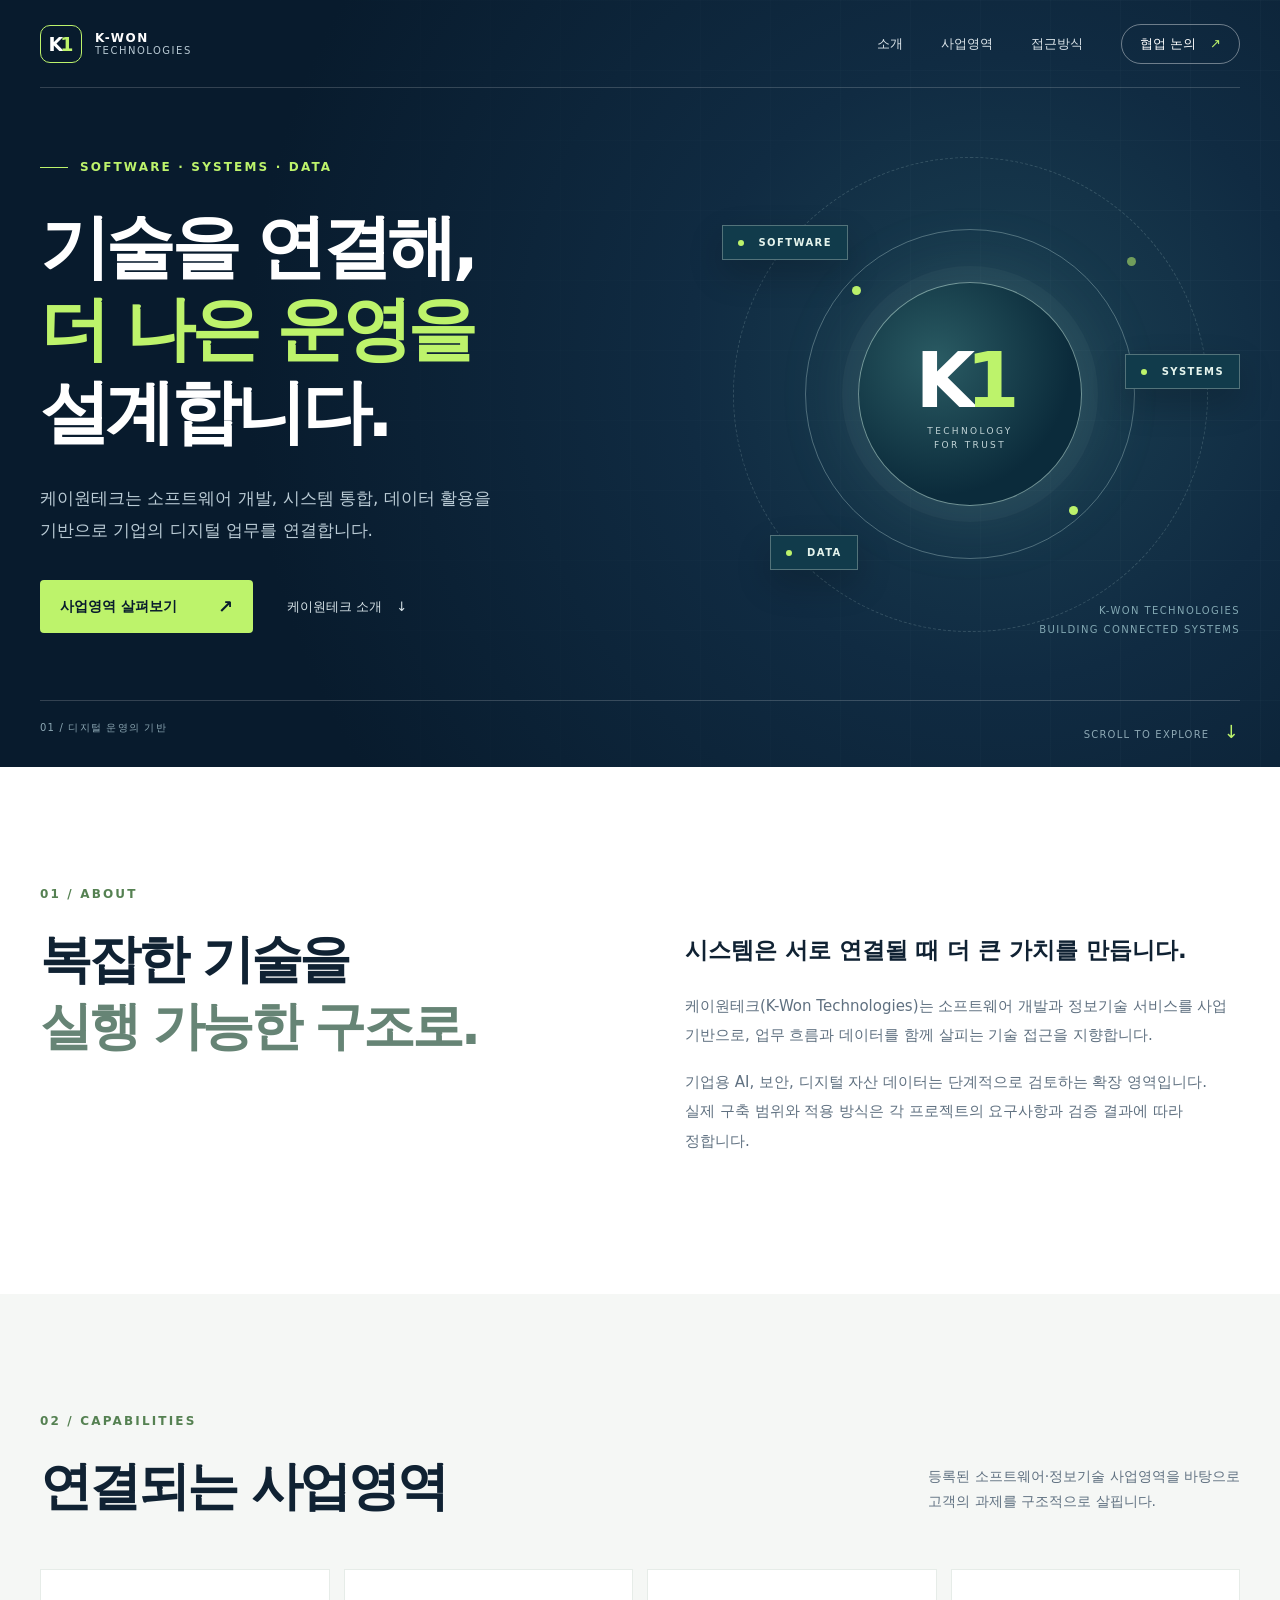
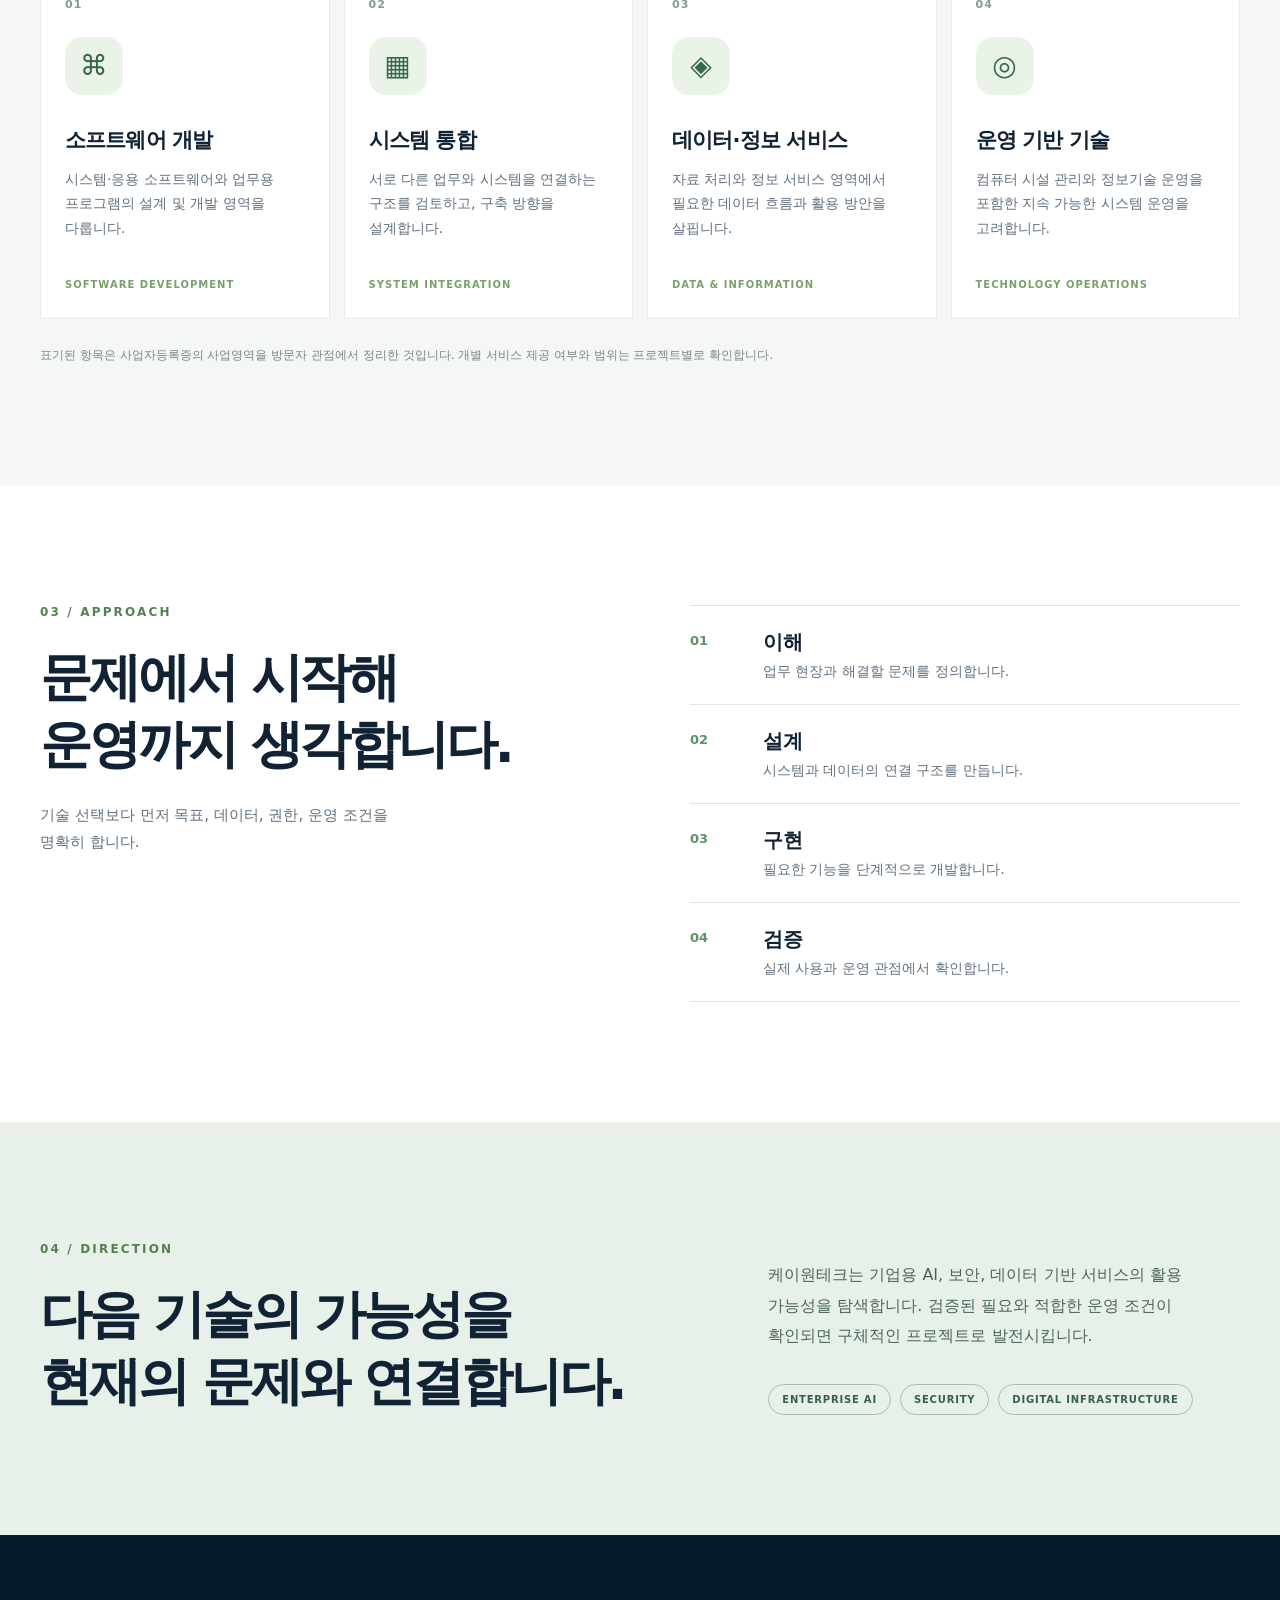
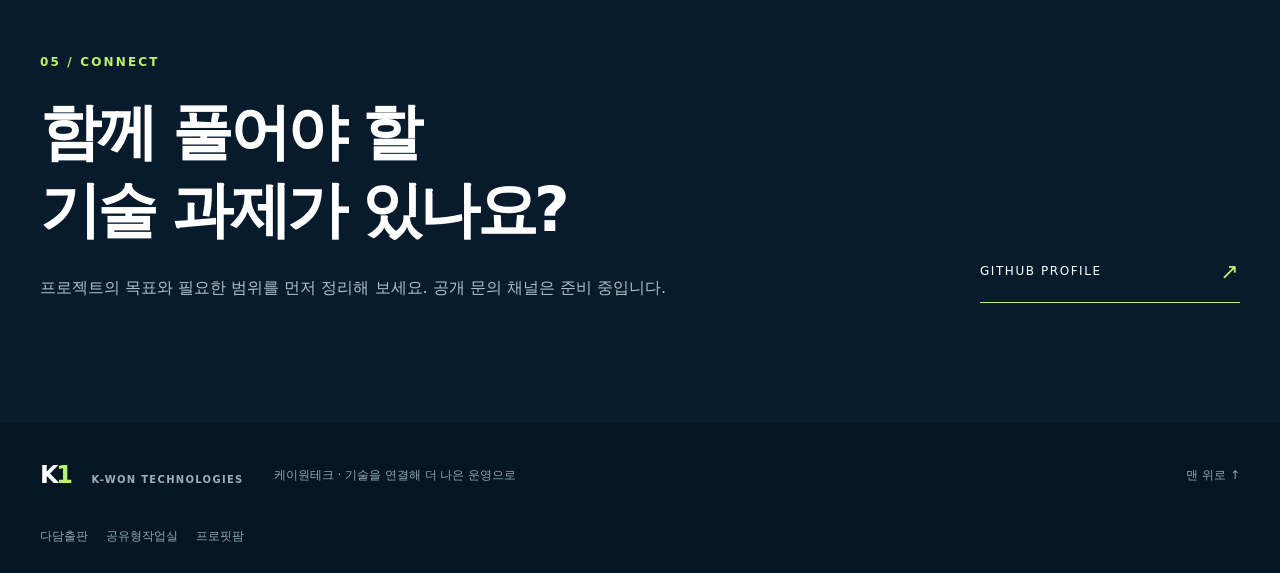
<file: index.html>
<!doctype html>
<html lang="ko">
  <head>
    <meta charset="utf-8" />
    <meta name="google-site-verification" content="y5Ttlutj8I2-sy3Kwqvqg342xIojJaWFWkmjKQStubw" />
    <meta name="viewport" content="width=device-width, initial-scale=1" />
    <meta name="theme-color" content="#081b2d" />
    <meta name="description" content="케이원테크는 소프트웨어, 시스템 통합, 데이터 기반 기술을 통해 기업의 디지털 운영을 설계합니다." />
    <meta property="og:type" content="website" />
    <meta property="og:title" content="케이원테크 | K-Won Technologies" />
    <meta property="og:description" content="기술을 연결해, 더 신뢰할 수 있는 운영으로." />
    <title>케이원테크 | K-Won Technologies</title>
    <link rel="icon" href="favicon.svg" type="image/svg+xml" />
    <link rel="stylesheet" href="styles.css?v=2" />
    <script src="main.js" defer></script>
  </head>
  <body>
    <a class="skip-link" href="#main">본문으로 바로가기</a>
    <header class="site-header" id="top">
      <div class="shell nav-wrap">
        <a class="brand" href="#top" aria-label="케이원테크 처음으로">
          <span class="brand-mark" aria-hidden="true">K<span>1</span></span>
          <span class="brand-name">K-WON <strong>TECHNOLOGIES</strong></span>
        </a>
        <button class="menu-toggle" type="button" aria-expanded="false" aria-controls="site-nav" aria-label="메뉴 열기">
          <span></span><span></span><span></span>
        </button>
        <nav class="site-nav" id="site-nav" aria-label="주 메뉴">
          <a href="#about">소개</a>
          <a href="#capabilities">사업영역</a>
          <a href="#approach">접근방식</a>
          <a class="nav-contact" href="#contact">협업 논의 <span aria-hidden="true">↗</span></a>
        </nav>
      </div>
    </header>

    <main id="main">
      <section class="hero" aria-labelledby="hero-title">
        <div class="hero-grid" aria-hidden="true"></div>
        <div class="shell hero-layout">
          <div class="hero-copy">
            <p class="eyebrow"><span class="eyebrow-line"></span> SOFTWARE · SYSTEMS · DATA</p>
            <h1 id="hero-title">기술을 연결해,<br /><em>더 나은 운영을</em><br />설계합니다.</h1>
            <p class="hero-lead">케이원테크는 소프트웨어 개발, 시스템 통합, 데이터 활용을 기반으로 기업의 디지털 업무를 연결합니다.</p>
            <div class="hero-actions">
              <a class="button button-primary" href="#capabilities">사업영역 살펴보기 <span aria-hidden="true">↗</span></a>
              <a class="text-link" href="#about">케이원테크 소개 <span aria-hidden="true">↓</span></a>
            </div>
          </div>
          <div class="hero-visual" aria-label="기술 요소를 연결하는 추상 도식" role="img">
            <div class="visual-orbit orbit-one"></div><div class="visual-orbit orbit-two"></div>
            <div class="visual-core"><span>K<span class="accent">1</span></span><small>TECHNOLOGY<br />FOR TRUST</small></div>
            <div class="visual-tag tag-a"><span class="tag-dot"></span> SOFTWARE</div>
            <div class="visual-tag tag-b"><span class="tag-dot"></span> SYSTEMS</div>
            <div class="visual-tag tag-c"><span class="tag-dot"></span> DATA</div>
            <div class="visual-coordinate">K-WON TECHNOLOGIES<br />BUILDING CONNECTED SYSTEMS</div>
          </div>
        </div>
        <div class="shell hero-bottom"><span>01 / 디지털 운영의 기반</span><span>SCROLL TO EXPLORE <span aria-hidden="true">↓</span></span></div>
      </section>

      <section class="intro section-pad" id="about" aria-labelledby="about-title">
        <div class="shell intro-layout">
          <div><p class="section-kicker">01 / ABOUT</p><h2 id="about-title">복잡한 기술을<br /><span>실행 가능한 구조로.</span></h2></div>
          <div class="intro-body"><p class="intro-large">시스템은 서로 연결될 때 더 큰 가치를 만듭니다.</p><p>케이원테크(K-Won Technologies)는 소프트웨어 개발과 정보기술 서비스를 사업 기반으로, 업무 흐름과 데이터를 함께 살피는 기술 접근을 지향합니다.</p><p>기업용 AI, 보안, 디지털 자산 데이터는 단계적으로 검토하는 확장 영역입니다. 실제 구축 범위와 적용 방식은 각 프로젝트의 요구사항과 검증 결과에 따라 정합니다.</p></div>
        </div>
      </section>

      <section class="capabilities section-pad" id="capabilities" aria-labelledby="capabilities-title">
        <div class="shell">
          <div class="section-heading"><div><p class="section-kicker">02 / CAPABILITIES</p><h2 id="capabilities-title">연결되는 사업영역</h2></div><p>등록된 소프트웨어·정보기술 사업영역을 바탕으로<br />고객의 과제를 구조적으로 살핍니다.</p></div>
          <div class="capability-grid">
            <article class="capability-card"><span class="card-number">01</span><div class="card-icon" aria-hidden="true">⌘</div><h3>소프트웨어 개발</h3><p>시스템·응용 소프트웨어와 업무용 프로그램의 설계 및 개발 영역을 다룹니다.</p><span class="card-meta">SOFTWARE DEVELOPMENT</span></article>
            <article class="capability-card"><span class="card-number">02</span><div class="card-icon" aria-hidden="true">▦</div><h3>시스템 통합</h3><p>서로 다른 업무와 시스템을 연결하는 구조를 검토하고, 구축 방향을 설계합니다.</p><span class="card-meta">SYSTEM INTEGRATION</span></article>
            <article class="capability-card"><span class="card-number">03</span><div class="card-icon" aria-hidden="true">◈</div><h3>데이터·정보 서비스</h3><p>자료 처리와 정보 서비스 영역에서 필요한 데이터 흐름과 활용 방안을 살핍니다.</p><span class="card-meta">DATA & INFORMATION</span></article>
            <article class="capability-card"><span class="card-number">04</span><div class="card-icon" aria-hidden="true">◎</div><h3>운영 기반 기술</h3><p>컴퓨터 시설 관리와 정보기술 운영을 포함한 지속 가능한 시스템 운영을 고려합니다.</p><span class="card-meta">TECHNOLOGY OPERATIONS</span></article>
          </div>
          <p class="capability-note">표기된 항목은 사업자등록증의 사업영역을 방문자 관점에서 정리한 것입니다. 개별 서비스 제공 여부와 범위는 프로젝트별로 확인합니다.</p>
        </div>
      </section>

      <section class="approach section-pad" id="approach" aria-labelledby="approach-title">
        <div class="shell approach-layout">
          <div class="approach-title"><p class="section-kicker">03 / APPROACH</p><h2 id="approach-title">문제에서 시작해<br />운영까지 생각합니다.</h2><p>기술 선택보다 먼저 목표, 데이터, 권한, 운영 조건을 명확히 합니다.</p></div>
          <ol class="steps"><li><span>01</span><div><h3>이해</h3><p>업무 현장과 해결할 문제를 정의합니다.</p></div></li><li><span>02</span><div><h3>설계</h3><p>시스템과 데이터의 연결 구조를 만듭니다.</p></div></li><li><span>03</span><div><h3>구현</h3><p>필요한 기능을 단계적으로 개발합니다.</p></div></li><li><span>04</span><div><h3>검증</h3><p>실제 사용과 운영 관점에서 확인합니다.</p></div></li></ol>
        </div>
      </section>

      <section class="direction section-pad" aria-labelledby="direction-title"><div class="shell direction-layout"><div><p class="section-kicker">04 / DIRECTION</p><h2 id="direction-title">다음 기술의 가능성을<br />현재의 문제와 연결합니다.</h2></div><div><p>케이원테크는 기업용 AI, 보안, 데이터 기반 서비스의 활용 가능성을 탐색합니다. 검증된 필요와 적합한 운영 조건이 확인되면 구체적인 프로젝트로 발전시킵니다.</p><div class="direction-tags"><span>ENTERPRISE AI</span><span>SECURITY</span><span>DIGITAL INFRASTRUCTURE</span></div></div></div></section>

      <section class="contact section-pad" id="contact" aria-labelledby="contact-title"><div class="shell contact-layout"><div><p class="section-kicker">05 / CONNECT</p><h2 id="contact-title">함께 풀어야 할<br />기술 과제가 있나요?</h2><p>프로젝트의 목표와 필요한 범위를 먼저 정리해 보세요. 공개 문의 채널은 준비 중입니다.</p></div><a class="contact-link" href="https://github.com/oberstmarkts" target="_blank" rel="noopener noreferrer" aria-label="연결된 GitHub 프로필 새 창에서 보기"><span>GITHUB PROFILE</span><span aria-hidden="true">↗</span></a></div></section>
    </main>

    <footer class="site-footer"><div class="shell footer-layout"><div class="footer-brand">K<span>1</span> <small>K-WON TECHNOLOGIES</small></div><p>케이원테크 · 기술을 연결해 더 나은 운영으로</p><a href="#top">맨 위로 ↑</a></div><nav class="shell" aria-label="사업체 페이지" style="display:flex;flex-wrap:wrap;gap:18px;padding:0 0 28px;font-size:12px"><a href="dadam-publishing/">다담출판</a><a href="shared-studio/">공유형작업실</a><a href="pro-fit-farm/">프로핏팜</a></nav></footer>
  </body>
</html>
</file>
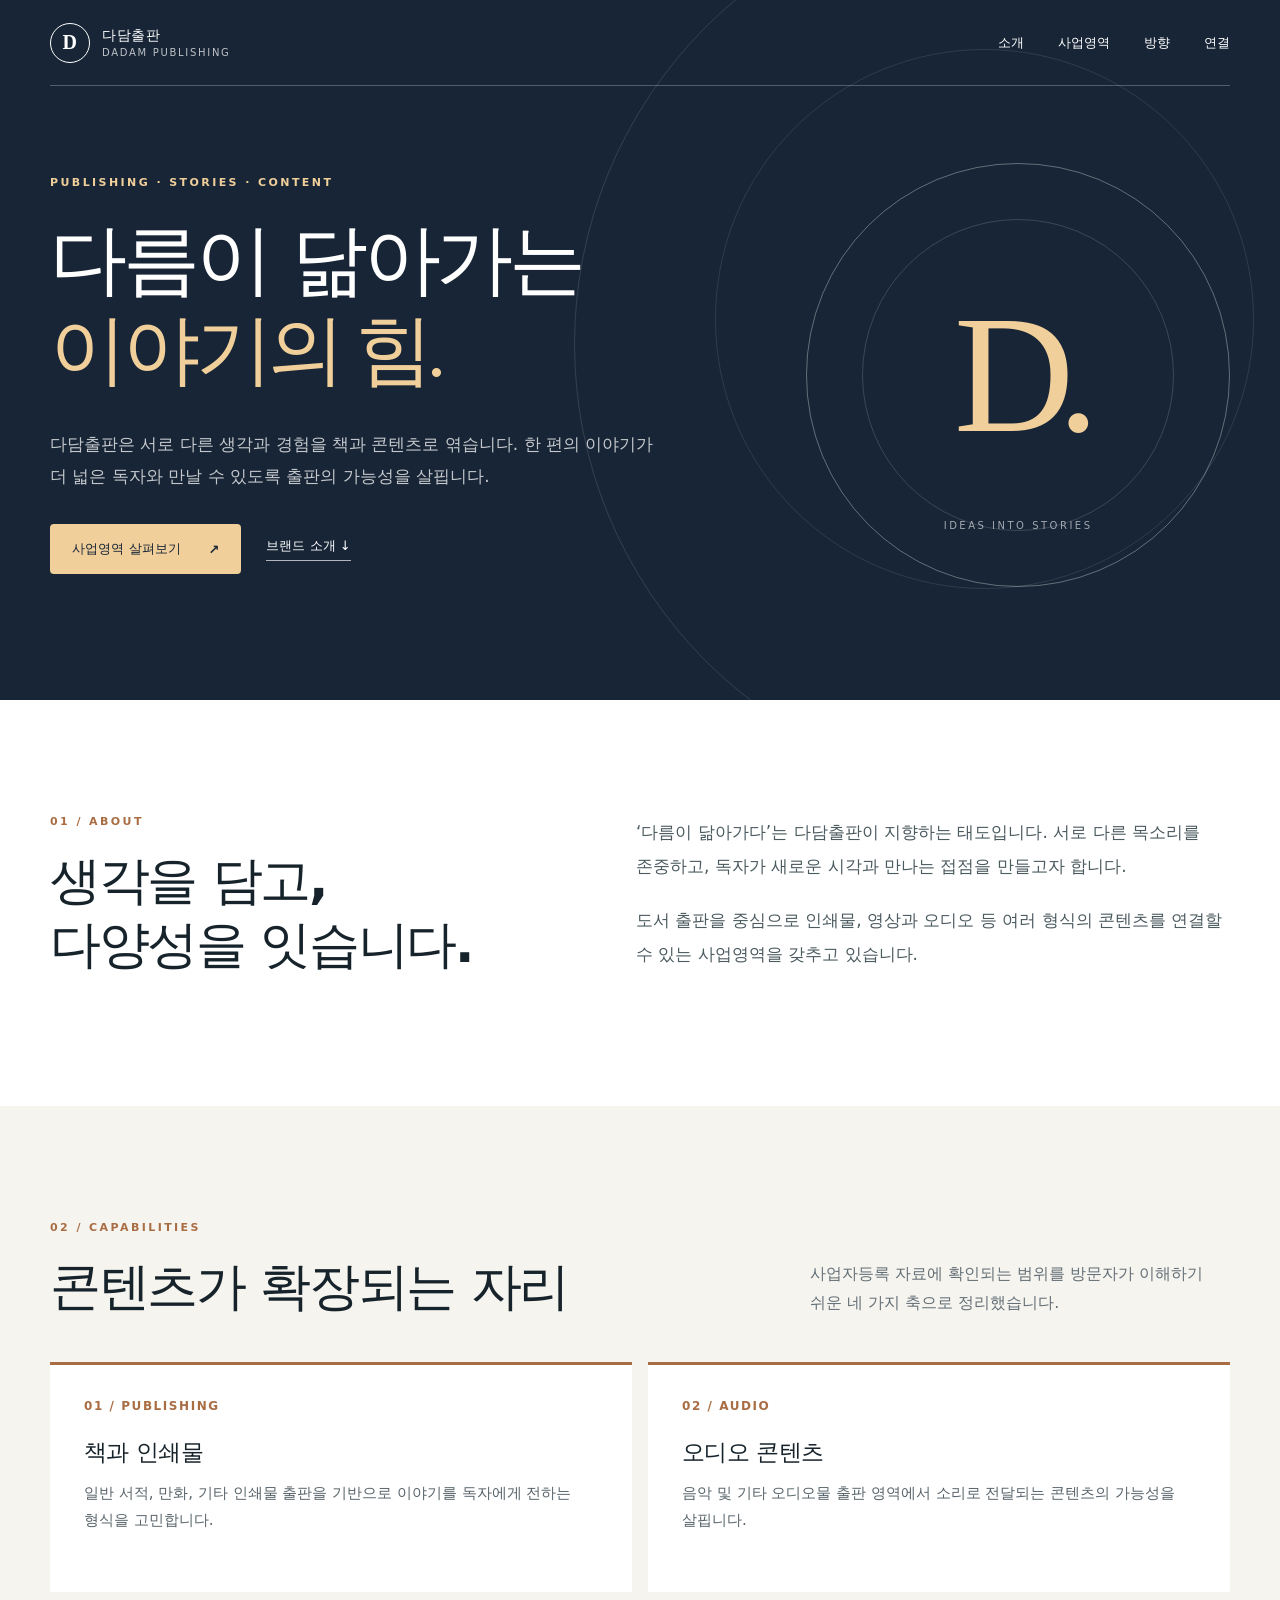
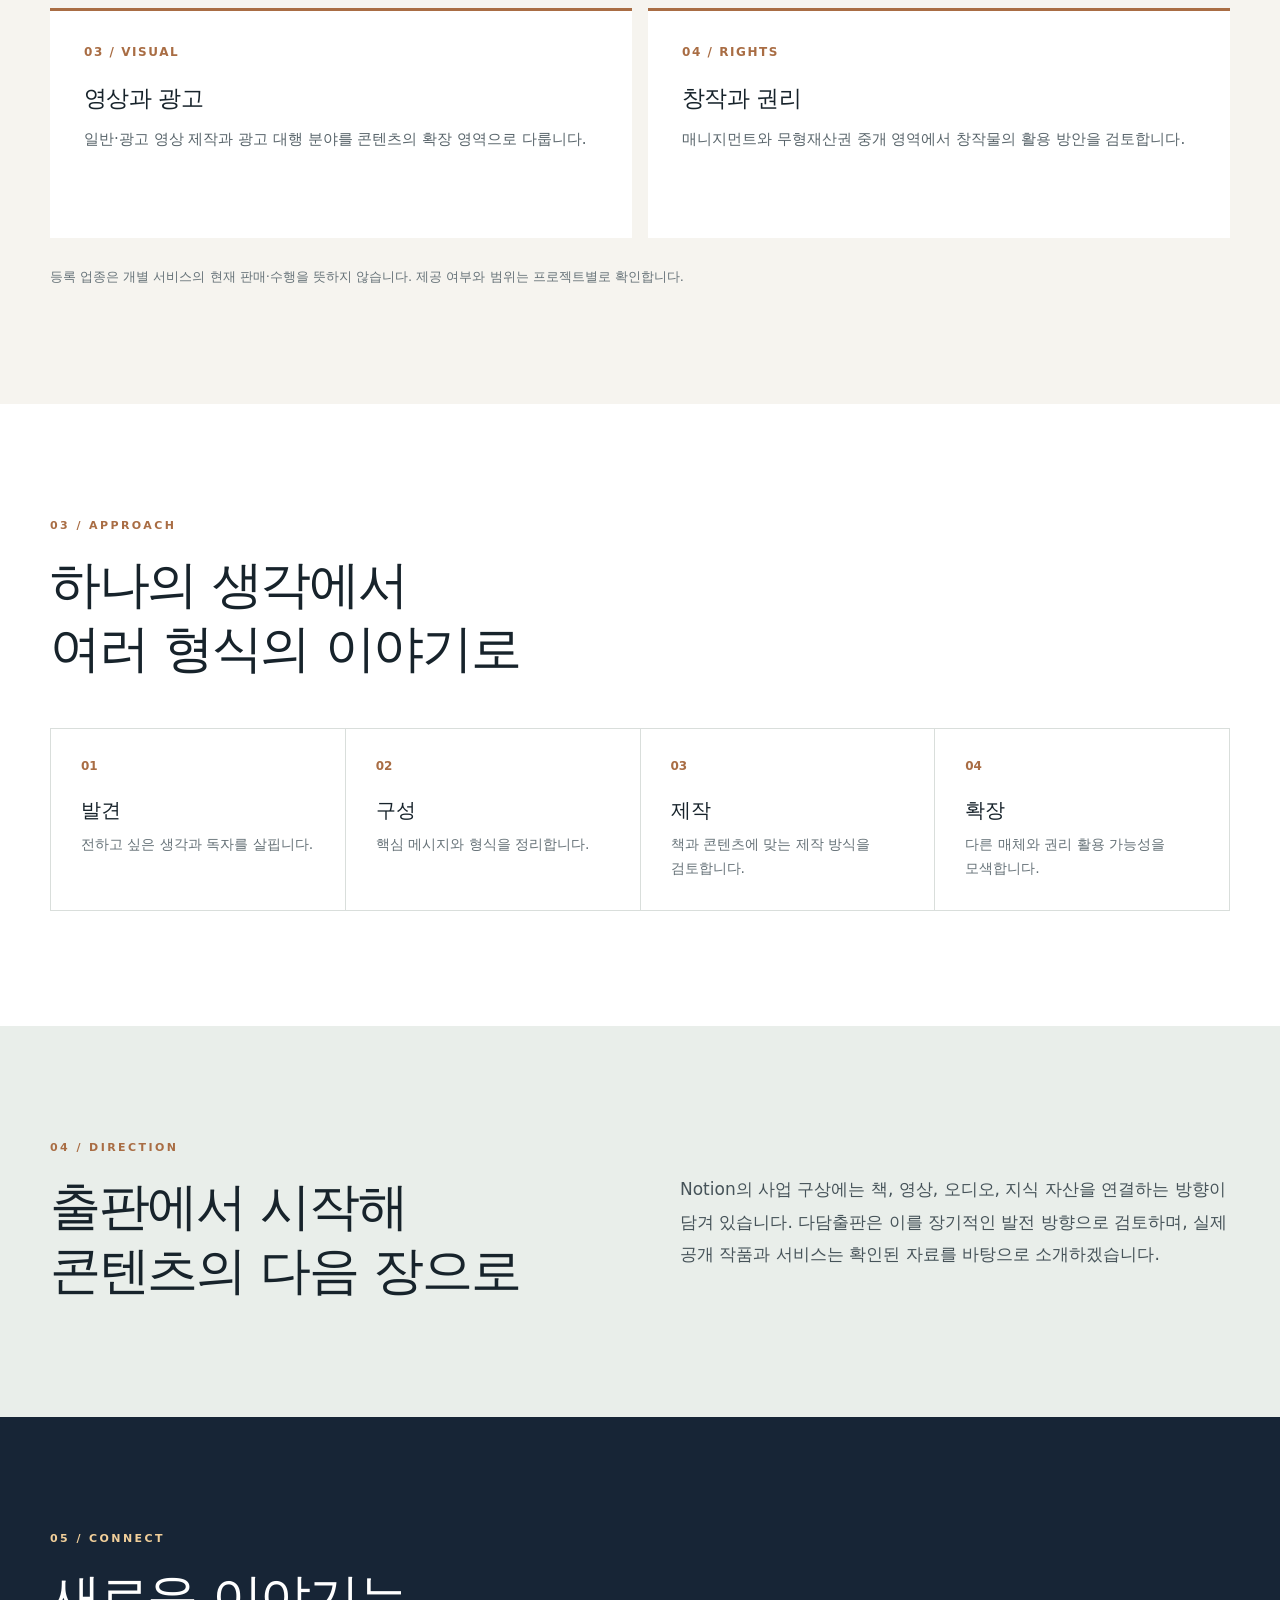
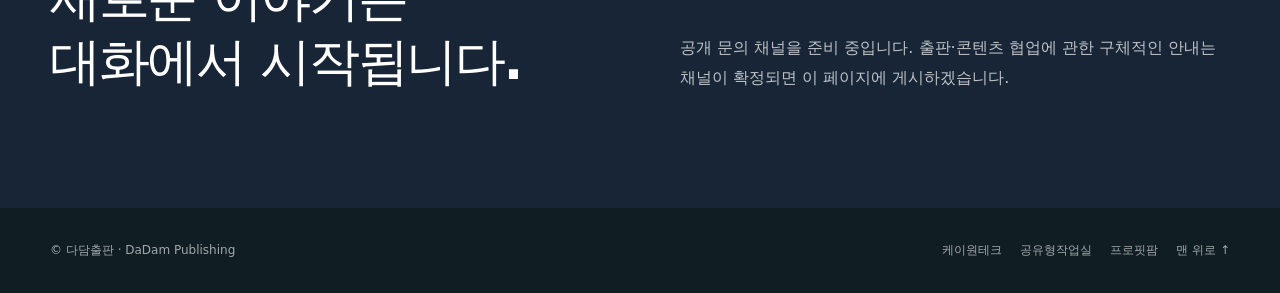
<file: dadam-publishing/index.html>
<!doctype html>
<html lang="ko">
<head>
  <meta charset="utf-8"><meta name="viewport" content="width=device-width,initial-scale=1">
  <meta name="theme-color" content="#172536"><meta name="description" content="다담출판은 다양한 생각과 이야기를 책과 콘텐츠로 연결하는 출판 브랜드입니다.">
  <meta property="og:type" content="website"><meta property="og:title" content="다담출판 | DaDam Publishing"><meta property="og:description" content="다름이 닮아가다. 생각과 이야기를 콘텐츠로 연결합니다.">
  <title>다담출판 | DaDam Publishing</title><link rel="stylesheet" href="../brands.css"><script src="../brands.js" defer></script>
</head>
<body class="dadam">
  <a class="skip" href="#main">본문으로 바로가기</a>
  <header class="site-header"><div class="shell nav-wrap"><a class="brand" href="#top" aria-label="다담출판 처음으로"><span class="brand-symbol" aria-hidden="true">D</span><span>다담출판<small>DADAM PUBLISHING</small></span></a><button class="menu-toggle" type="button" aria-controls="nav" aria-expanded="false" aria-label="메뉴 열기"><span></span><span></span><span></span></button><nav class="nav" id="nav" aria-label="주 메뉴"><a href="#about">소개</a><a href="#work">사업영역</a><a href="#direction">방향</a><a href="#contact">연결</a></nav></div></header>
  <main id="main">
    <section class="hero" id="top"><div class="shell hero-inner"><div><p class="eyebrow">PUBLISHING · STORIES · CONTENT</p><h1>다름이 닮아가는<br><em>이야기의 힘.</em></h1><p class="hero-lead">다담출판은 서로 다른 생각과 경험을 책과 콘텐츠로 엮습니다. 한 편의 이야기가 더 넓은 독자와 만날 수 있도록 출판의 가능성을 살핍니다.</p><div class="hero-actions"><a class="button" href="#work">사업영역 살펴보기 <span aria-hidden="true">↗</span></a><a class="quiet-link" href="#about">브랜드 소개 ↓</a></div></div><div class="hero-art" aria-hidden="true"><strong>D.</strong><span>IDEAS INTO STORIES</span></div></div></section>
    <section class="section about" id="about"><div class="shell about-layout"><div><p class="section-label">01 / ABOUT</p><h2>생각을 담고,<br>다양성을 잇습니다.</h2></div><div class="about-copy"><p>‘다름이 닮아가다’는 다담출판이 지향하는 태도입니다. 서로 다른 목소리를 존중하고, 독자가 새로운 시각과 만나는 접점을 만들고자 합니다.</p><p>도서 출판을 중심으로 인쇄물, 영상과 오디오 등 여러 형식의 콘텐츠를 연결할 수 있는 사업영역을 갖추고 있습니다.</p></div></div></section>
    <section class="section capabilities" id="work"><div class="shell"><div class="section-head"><div><p class="section-label">02 / CAPABILITIES</p><h2>콘텐츠가 확장되는 자리</h2></div><p>사업자등록 자료에 확인되는 범위를 방문자가 이해하기 쉬운 네 가지 축으로 정리했습니다.</p></div><div class="card-grid"><article class="card"><span>01 / PUBLISHING</span><h3>책과 인쇄물</h3><p>일반 서적, 만화, 기타 인쇄물 출판을 기반으로 이야기를 독자에게 전하는 형식을 고민합니다.</p></article><article class="card"><span>02 / AUDIO</span><h3>오디오 콘텐츠</h3><p>음악 및 기타 오디오물 출판 영역에서 소리로 전달되는 콘텐츠의 가능성을 살핍니다.</p></article><article class="card"><span>03 / VISUAL</span><h3>영상과 광고</h3><p>일반·광고 영상 제작과 광고 대행 분야를 콘텐츠의 확장 영역으로 다룹니다.</p></article><article class="card"><span>04 / RIGHTS</span><h3>창작과 권리</h3><p>매니지먼트와 무형재산권 중개 영역에서 창작물의 활용 방안을 검토합니다.</p></article></div><p class="note">등록 업종은 개별 서비스의 현재 판매·수행을 뜻하지 않습니다. 제공 여부와 범위는 프로젝트별로 확인합니다.</p></div></section>
    <section class="section process"><div class="shell"><p class="section-label">03 / APPROACH</p><h2>하나의 생각에서<br>여러 형식의 이야기로</h2><div class="process-grid"><div><b>01</b><strong>발견</strong><p>전하고 싶은 생각과 독자를 살핍니다.</p></div><div><b>02</b><strong>구성</strong><p>핵심 메시지와 형식을 정리합니다.</p></div><div><b>03</b><strong>제작</strong><p>책과 콘텐츠에 맞는 제작 방식을 검토합니다.</p></div><div><b>04</b><strong>확장</strong><p>다른 매체와 권리 활용 가능성을 모색합니다.</p></div></div></div></section>
    <section class="section future" id="direction"><div class="shell future-layout"><div><p class="section-label">04 / DIRECTION</p><h2>출판에서 시작해<br>콘텐츠의 다음 장으로</h2></div><p>Notion의 사업 구상에는 책, 영상, 오디오, 지식 자산을 연결하는 방향이 담겨 있습니다. 다담출판은 이를 장기적인 발전 방향으로 검토하며, 실제 공개 작품과 서비스는 확인된 자료를 바탕으로 소개하겠습니다.</p></div></section>
    <section class="section contact" id="contact"><div class="shell contact-layout"><div><p class="section-label">05 / CONNECT</p><h2>새로운 이야기는<br>대화에서 시작됩니다.</h2></div><p>공개 문의 채널을 준비 중입니다. 출판·콘텐츠 협업에 관한 구체적인 안내는 채널이 확정되면 이 페이지에 게시하겠습니다.</p></div></section>
  </main>
  <footer class="site-footer"><div class="shell footer-layout"><span>© 다담출판 · DaDam Publishing</span><nav class="footer-links" aria-label="사업체 페이지"><a href="../">케이원테크</a><a href="../shared-studio/">공유형작업실</a><a href="../pro-fit-farm/">프로핏팜</a><a href="#top">맨 위로 ↑</a></nav></div></footer>
</body></html>
</file>
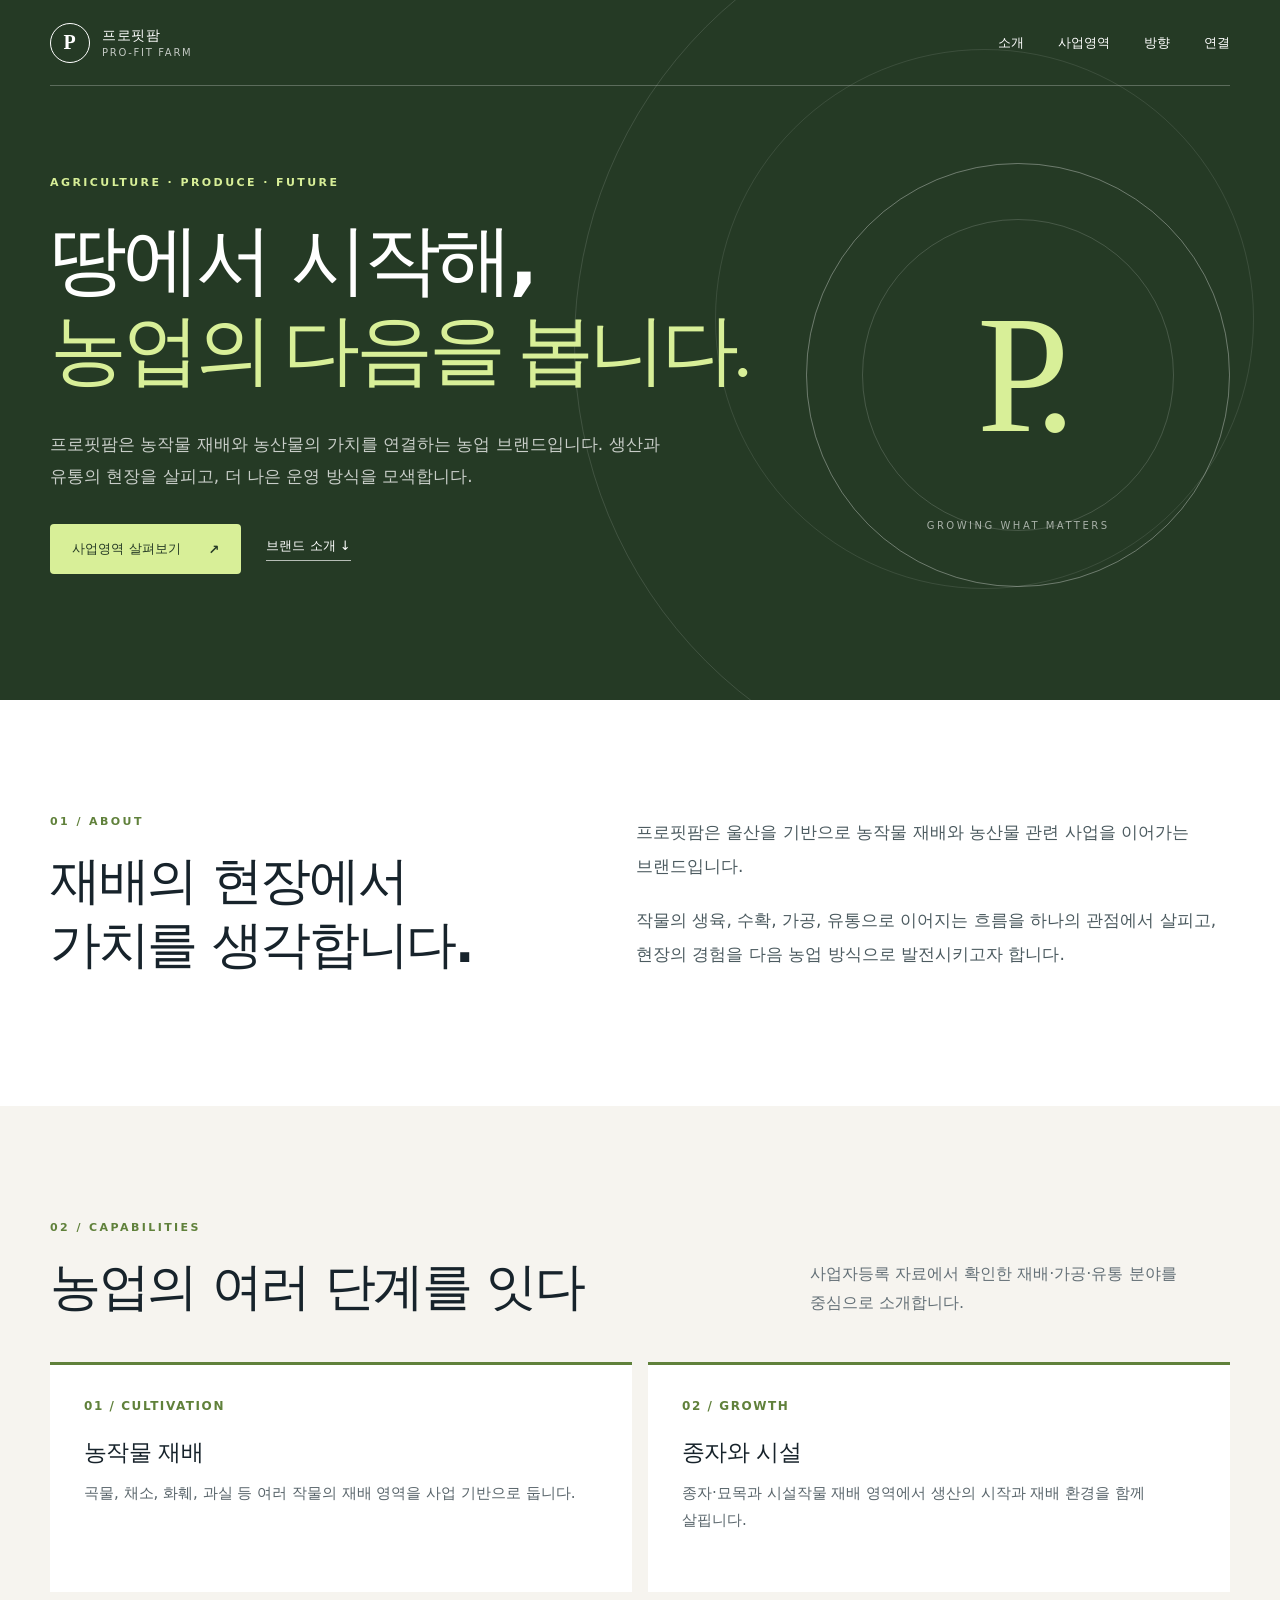
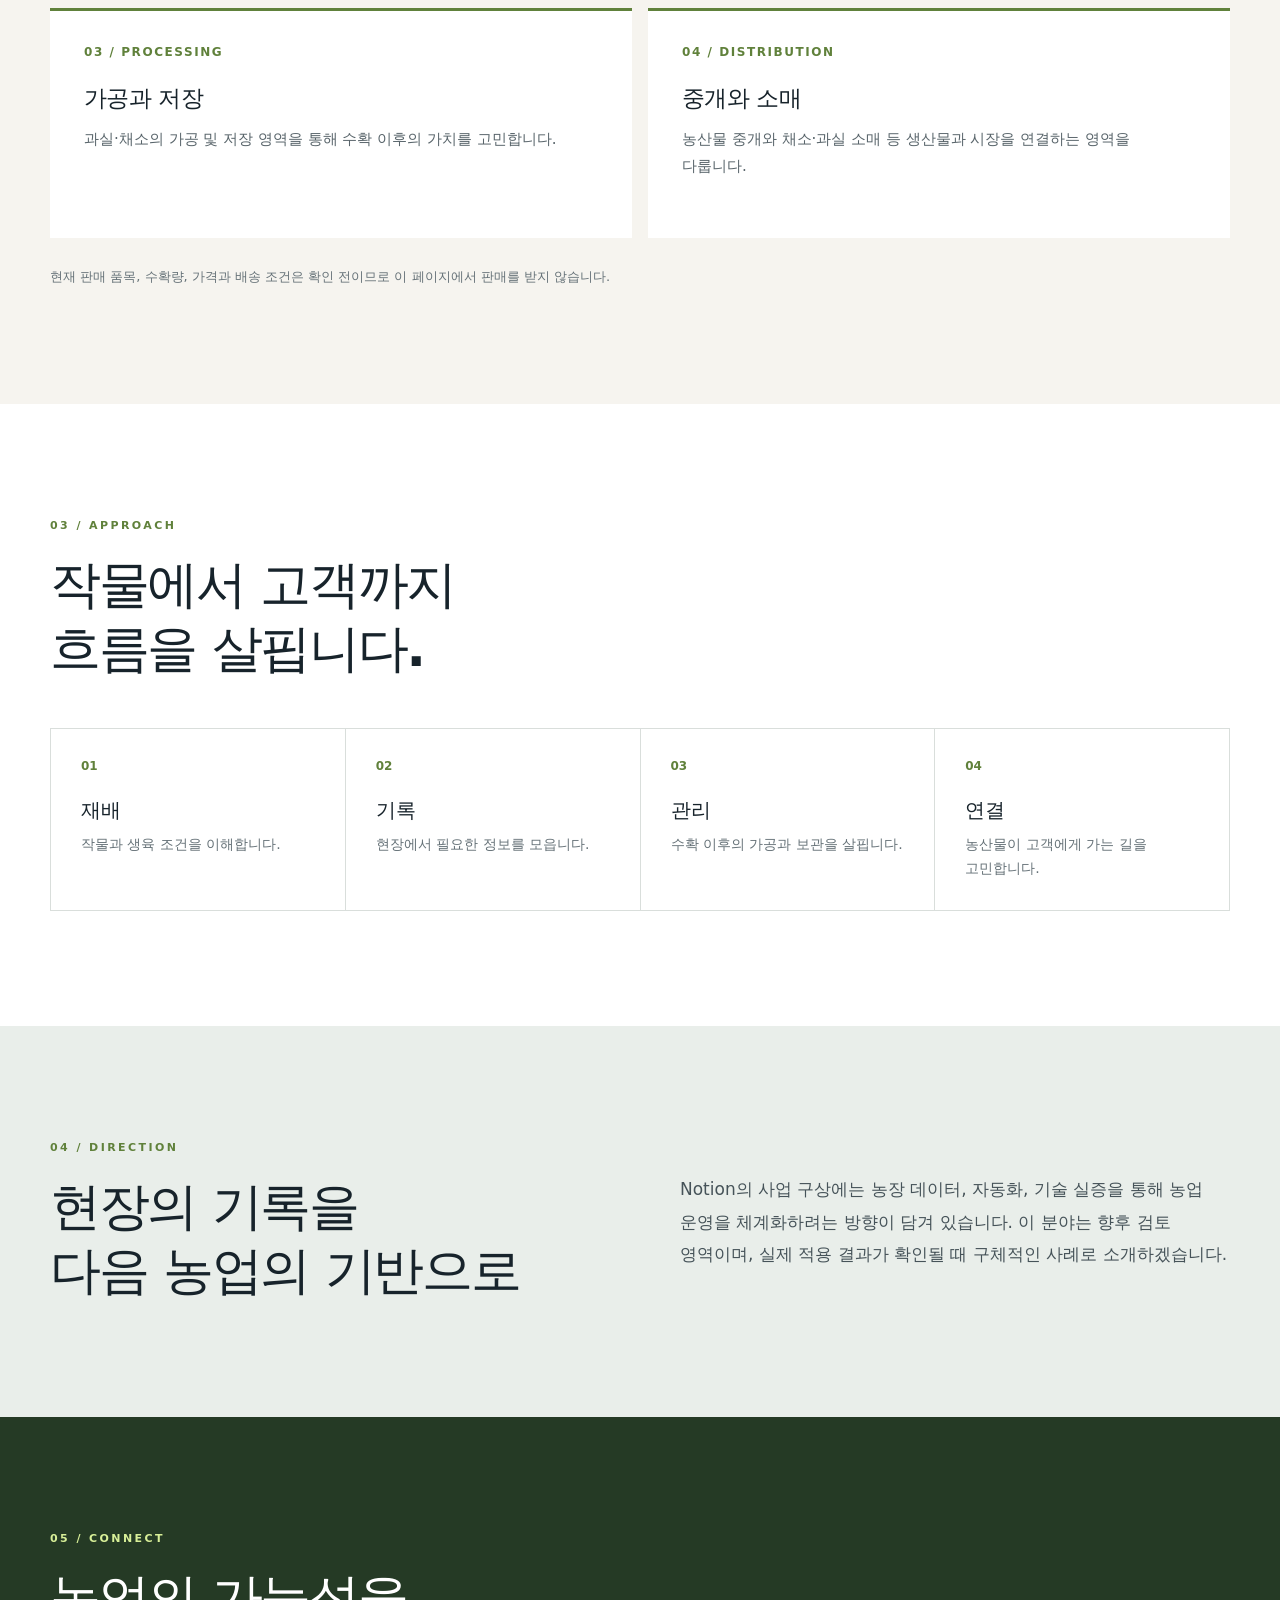
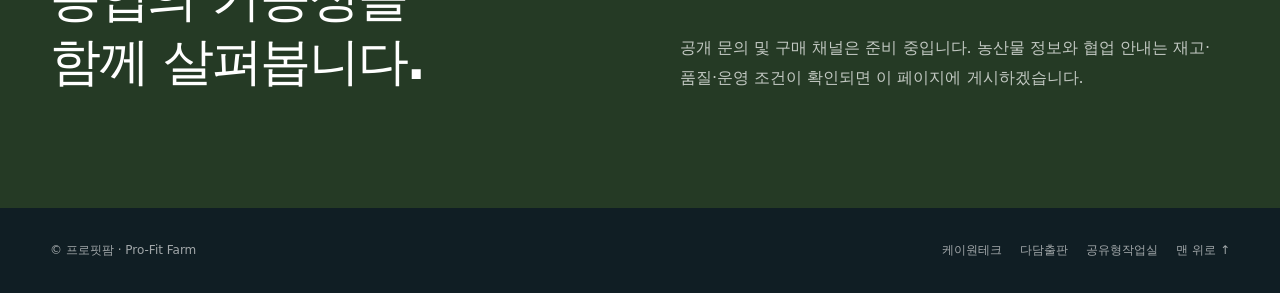
<file: pro-fit-farm/index.html>
<!doctype html>
<html lang="ko">
<head>
  <meta charset="utf-8"><meta name="viewport" content="width=device-width,initial-scale=1">
  <meta name="theme-color" content="#253a25"><meta name="description" content="프로핏팜은 농작물 재배와 농산물의 가치를 연결하는 농업 브랜드입니다.">
  <meta property="og:type" content="website"><meta property="og:title" content="프로핏팜 | Pro-Fit Farm"><meta property="og:description" content="땅에서 시작해 더 나은 농업의 가능성으로.">
  <title>프로핏팜 | Pro-Fit Farm</title><link rel="stylesheet" href="../brands.css"><script src="../brands.js" defer></script>
</head>
<body class="farm">
  <a class="skip" href="#main">본문으로 바로가기</a>
  <header class="site-header"><div class="shell nav-wrap"><a class="brand" href="#top" aria-label="프로핏팜 처음으로"><span class="brand-symbol" aria-hidden="true">P</span><span>프로핏팜<small>PRO-FIT FARM</small></span></a><button class="menu-toggle" type="button" aria-controls="nav" aria-expanded="false" aria-label="메뉴 열기"><span></span><span></span><span></span></button><nav class="nav" id="nav" aria-label="주 메뉴"><a href="#about">소개</a><a href="#work">사업영역</a><a href="#direction">방향</a><a href="#contact">연결</a></nav></div></header>
  <main id="main">
    <section class="hero" id="top"><div class="shell hero-inner"><div><p class="eyebrow">AGRICULTURE · PRODUCE · FUTURE</p><h1>땅에서 시작해,<br><em>농업의 다음을 봅니다.</em></h1><p class="hero-lead">프로핏팜은 농작물 재배와 농산물의 가치를 연결하는 농업 브랜드입니다. 생산과 유통의 현장을 살피고, 더 나은 운영 방식을 모색합니다.</p><div class="hero-actions"><a class="button" href="#work">사업영역 살펴보기 <span aria-hidden="true">↗</span></a><a class="quiet-link" href="#about">브랜드 소개 ↓</a></div></div><div class="hero-art" aria-hidden="true"><strong>P.</strong><span>GROWING WHAT MATTERS</span></div></div></section>
    <section class="section about" id="about"><div class="shell about-layout"><div><p class="section-label">01 / ABOUT</p><h2>재배의 현장에서<br>가치를 생각합니다.</h2></div><div class="about-copy"><p>프로핏팜은 울산을 기반으로 농작물 재배와 농산물 관련 사업을 이어가는 브랜드입니다.</p><p>작물의 생육, 수확, 가공, 유통으로 이어지는 흐름을 하나의 관점에서 살피고, 현장의 경험을 다음 농업 방식으로 발전시키고자 합니다.</p></div></div></section>
    <section class="section capabilities" id="work"><div class="shell"><div class="section-head"><div><p class="section-label">02 / CAPABILITIES</p><h2>농업의 여러 단계를 잇다</h2></div><p>사업자등록 자료에서 확인한 재배·가공·유통 분야를 중심으로 소개합니다.</p></div><div class="card-grid"><article class="card"><span>01 / CULTIVATION</span><h3>농작물 재배</h3><p>곡물, 채소, 화훼, 과실 등 여러 작물의 재배 영역을 사업 기반으로 둡니다.</p></article><article class="card"><span>02 / GROWTH</span><h3>종자와 시설</h3><p>종자·묘목과 시설작물 재배 영역에서 생산의 시작과 재배 환경을 함께 살핍니다.</p></article><article class="card"><span>03 / PROCESSING</span><h3>가공과 저장</h3><p>과실·채소의 가공 및 저장 영역을 통해 수확 이후의 가치를 고민합니다.</p></article><article class="card"><span>04 / DISTRIBUTION</span><h3>중개와 소매</h3><p>농산물 중개와 채소·과실 소매 등 생산물과 시장을 연결하는 영역을 다룹니다.</p></article></div><p class="note">현재 판매 품목, 수확량, 가격과 배송 조건은 확인 전이므로 이 페이지에서 판매를 받지 않습니다.</p></div></section>
    <section class="section process"><div class="shell"><p class="section-label">03 / APPROACH</p><h2>작물에서 고객까지<br>흐름을 살핍니다.</h2><div class="process-grid"><div><b>01</b><strong>재배</strong><p>작물과 생육 조건을 이해합니다.</p></div><div><b>02</b><strong>기록</strong><p>현장에서 필요한 정보를 모읍니다.</p></div><div><b>03</b><strong>관리</strong><p>수확 이후의 가공과 보관을 살핍니다.</p></div><div><b>04</b><strong>연결</strong><p>농산물이 고객에게 가는 길을 고민합니다.</p></div></div></div></section>
    <section class="section future" id="direction"><div class="shell future-layout"><div><p class="section-label">04 / DIRECTION</p><h2>현장의 기록을<br>다음 농업의 기반으로</h2></div><p>Notion의 사업 구상에는 농장 데이터, 자동화, 기술 실증을 통해 농업 운영을 체계화하려는 방향이 담겨 있습니다. 이 분야는 향후 검토 영역이며, 실제 적용 결과가 확인될 때 구체적인 사례로 소개하겠습니다.</p></div></section>
    <section class="section contact" id="contact"><div class="shell contact-layout"><div><p class="section-label">05 / CONNECT</p><h2>농업의 가능성을<br>함께 살펴봅니다.</h2></div><p>공개 문의 및 구매 채널은 준비 중입니다. 농산물 정보와 협업 안내는 재고·품질·운영 조건이 확인되면 이 페이지에 게시하겠습니다.</p></div></section>
  </main>
  <footer class="site-footer"><div class="shell footer-layout"><span>© 프로핏팜 · Pro-Fit Farm</span><nav class="footer-links" aria-label="사업체 페이지"><a href="../">케이원테크</a><a href="../dadam-publishing/">다담출판</a><a href="../shared-studio/">공유형작업실</a><a href="#top">맨 위로 ↑</a></nav></div></footer>
</body></html>
</file>
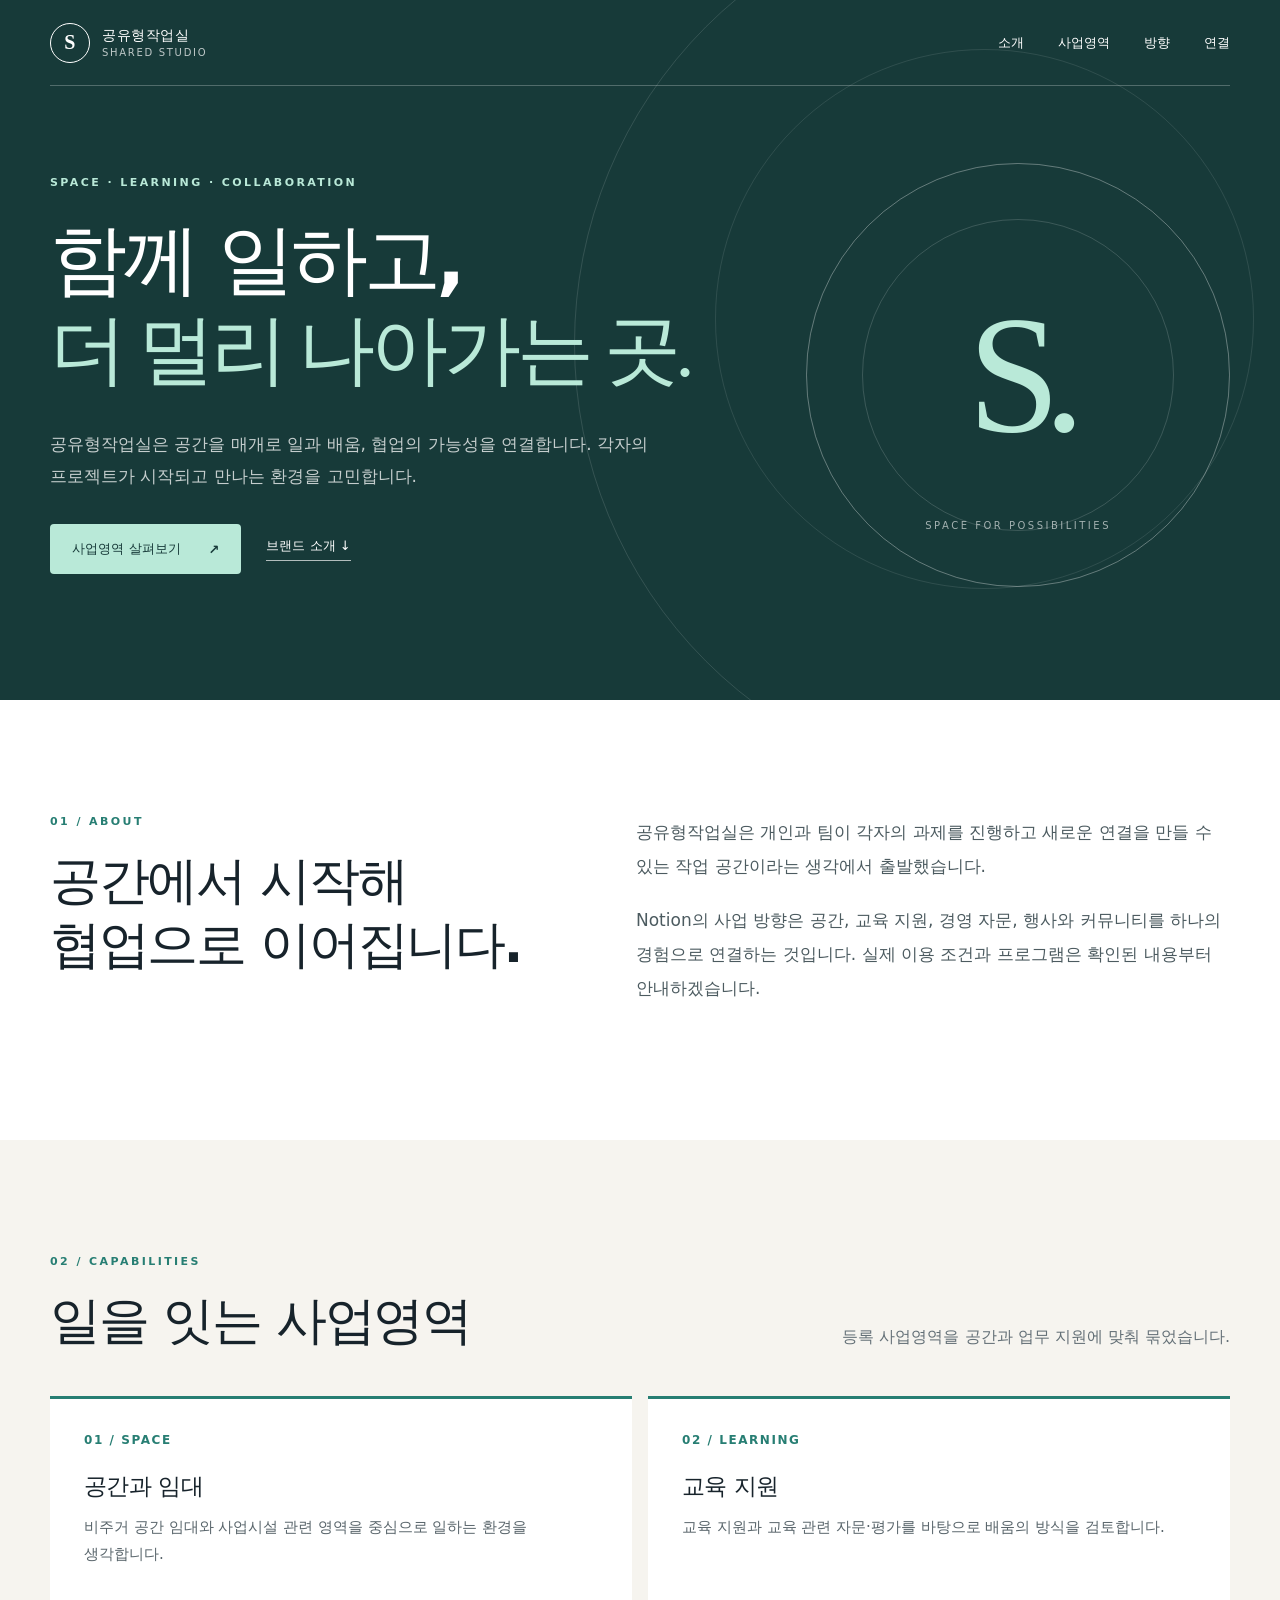
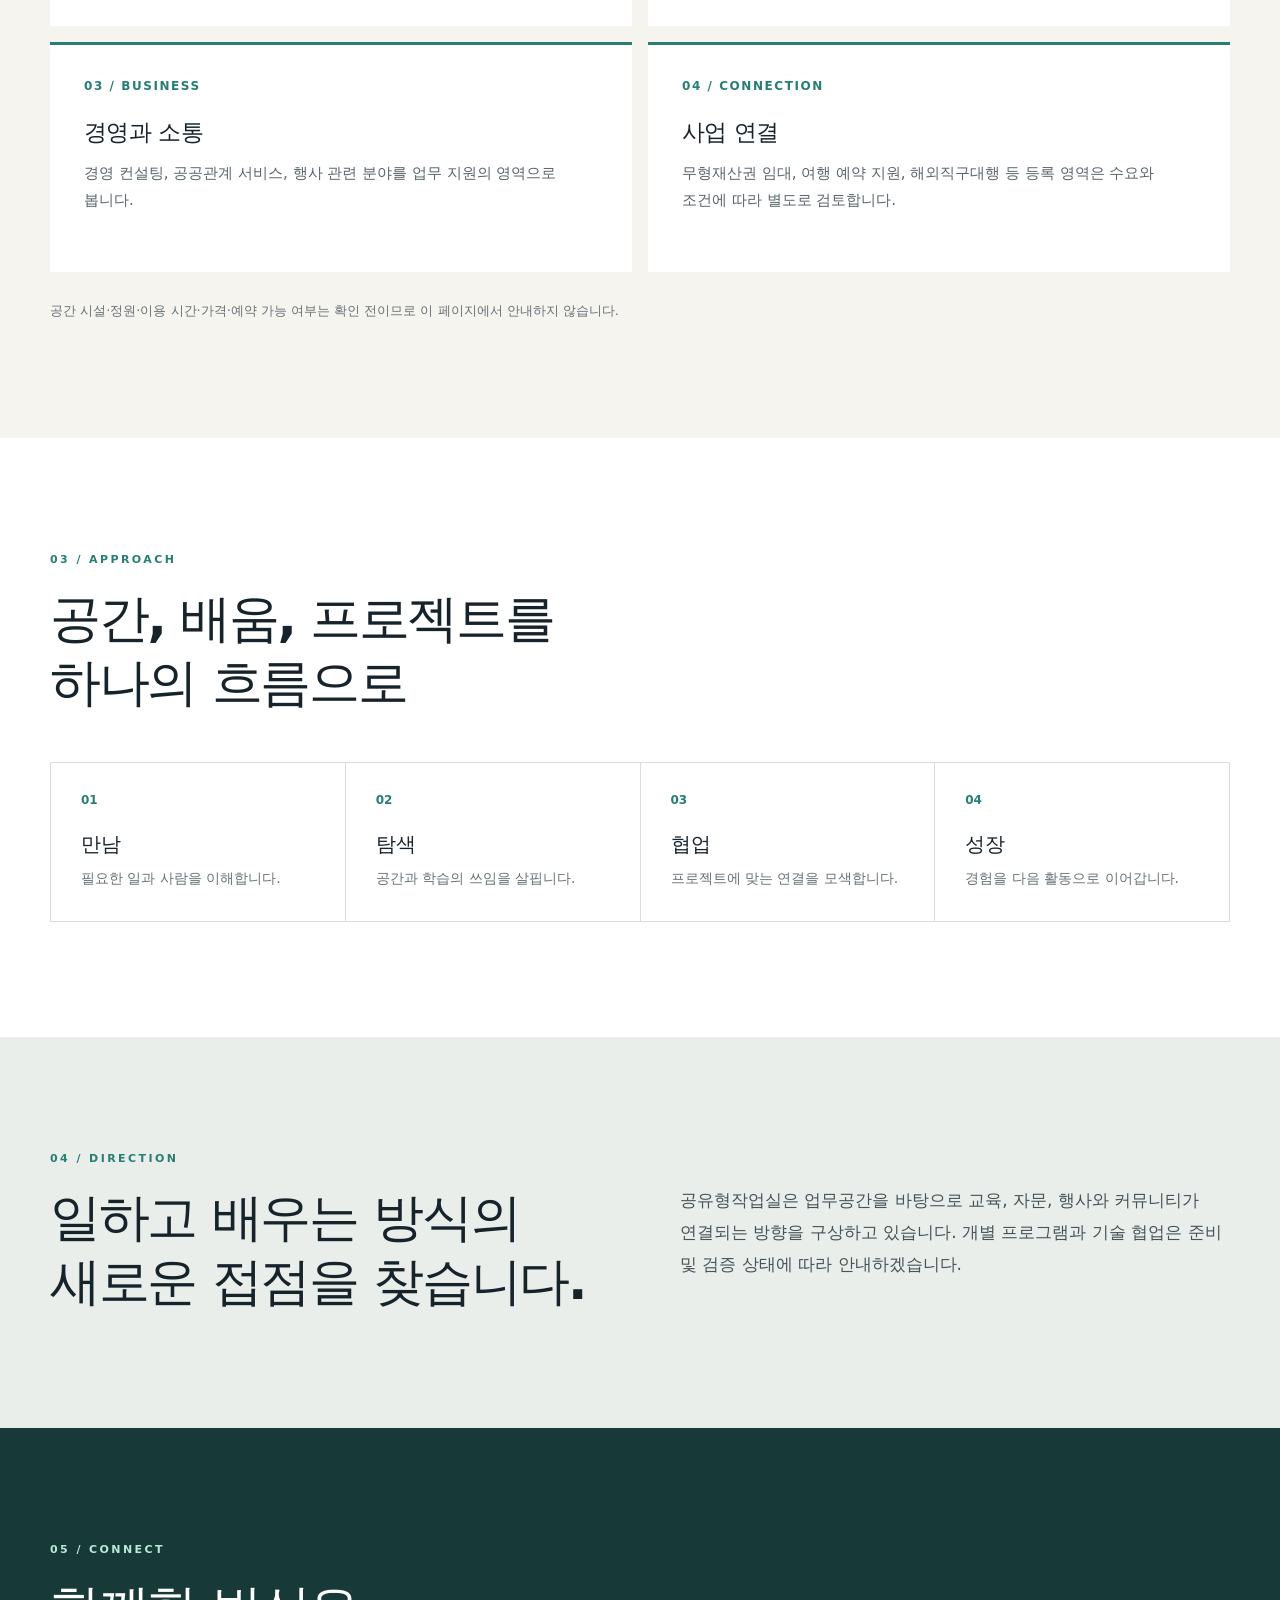
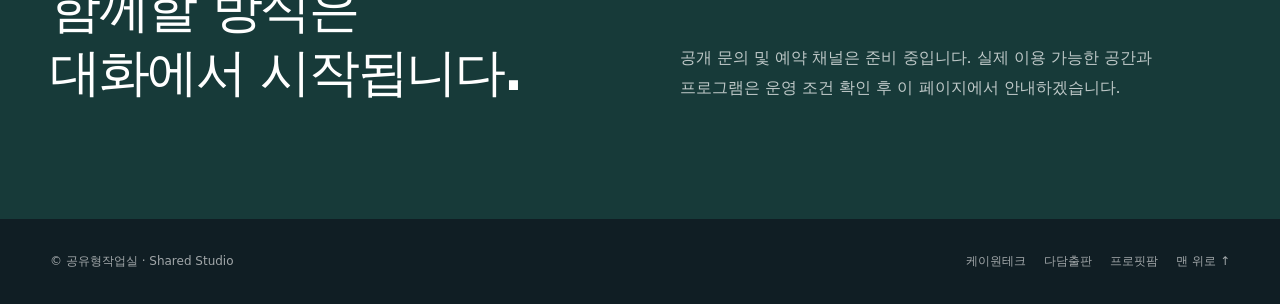
<file: shared-studio/index.html>
<!doctype html>
<html lang="ko">
<head>
  <meta charset="utf-8"><meta name="viewport" content="width=device-width,initial-scale=1">
  <meta name="theme-color" content="#173a39"><meta name="description" content="공유형작업실은 공간, 배움, 협업의 가능성을 연결하는 사업 브랜드입니다.">
  <meta property="og:type" content="website"><meta property="og:title" content="공유형작업실 | Shared Studio"><meta property="og:description" content="함께 일하고 배우는 연결의 공간.">
  <title>공유형작업실 | Shared Studio</title><link rel="stylesheet" href="../brands.css"><script src="../brands.js" defer></script>
</head>
<body class="studio">
  <a class="skip" href="#main">본문으로 바로가기</a>
  <header class="site-header"><div class="shell nav-wrap"><a class="brand" href="#top" aria-label="공유형작업실 처음으로"><span class="brand-symbol" aria-hidden="true">S</span><span>공유형작업실<small>SHARED STUDIO</small></span></a><button class="menu-toggle" type="button" aria-controls="nav" aria-expanded="false" aria-label="메뉴 열기"><span></span><span></span><span></span></button><nav class="nav" id="nav" aria-label="주 메뉴"><a href="#about">소개</a><a href="#work">사업영역</a><a href="#direction">방향</a><a href="#contact">연결</a></nav></div></header>
  <main id="main">
    <section class="hero" id="top"><div class="shell hero-inner"><div><p class="eyebrow">SPACE · LEARNING · COLLABORATION</p><h1>함께 일하고,<br><em>더 멀리 나아가는 곳.</em></h1><p class="hero-lead">공유형작업실은 공간을 매개로 일과 배움, 협업의 가능성을 연결합니다. 각자의 프로젝트가 시작되고 만나는 환경을 고민합니다.</p><div class="hero-actions"><a class="button" href="#work">사업영역 살펴보기 <span aria-hidden="true">↗</span></a><a class="quiet-link" href="#about">브랜드 소개 ↓</a></div></div><div class="hero-art" aria-hidden="true"><strong>S.</strong><span>SPACE FOR POSSIBILITIES</span></div></div></section>
    <section class="section about" id="about"><div class="shell about-layout"><div><p class="section-label">01 / ABOUT</p><h2>공간에서 시작해<br>협업으로 이어집니다.</h2></div><div class="about-copy"><p>공유형작업실은 개인과 팀이 각자의 과제를 진행하고 새로운 연결을 만들 수 있는 작업 공간이라는 생각에서 출발했습니다.</p><p>Notion의 사업 방향은 공간, 교육 지원, 경영 자문, 행사와 커뮤니티를 하나의 경험으로 연결하는 것입니다. 실제 이용 조건과 프로그램은 확인된 내용부터 안내하겠습니다.</p></div></div></section>
    <section class="section capabilities" id="work"><div class="shell"><div class="section-head"><div><p class="section-label">02 / CAPABILITIES</p><h2>일을 잇는 사업영역</h2></div><p>등록 사업영역을 공간과 업무 지원에 맞춰 묶었습니다.</p></div><div class="card-grid"><article class="card"><span>01 / SPACE</span><h3>공간과 임대</h3><p>비주거 공간 임대와 사업시설 관련 영역을 중심으로 일하는 환경을 생각합니다.</p></article><article class="card"><span>02 / LEARNING</span><h3>교육 지원</h3><p>교육 지원과 교육 관련 자문·평가를 바탕으로 배움의 방식을 검토합니다.</p></article><article class="card"><span>03 / BUSINESS</span><h3>경영과 소통</h3><p>경영 컨설팅, 공공관계 서비스, 행사 관련 분야를 업무 지원의 영역으로 봅니다.</p></article><article class="card"><span>04 / CONNECTION</span><h3>사업 연결</h3><p>무형재산권 임대, 여행 예약 지원, 해외직구대행 등 등록 영역은 수요와 조건에 따라 별도로 검토합니다.</p></article></div><p class="note">공간 시설·정원·이용 시간·가격·예약 가능 여부는 확인 전이므로 이 페이지에서 안내하지 않습니다.</p></div></section>
    <section class="section process"><div class="shell"><p class="section-label">03 / APPROACH</p><h2>공간, 배움, 프로젝트를<br>하나의 흐름으로</h2><div class="process-grid"><div><b>01</b><strong>만남</strong><p>필요한 일과 사람을 이해합니다.</p></div><div><b>02</b><strong>탐색</strong><p>공간과 학습의 쓰임을 살핍니다.</p></div><div><b>03</b><strong>협업</strong><p>프로젝트에 맞는 연결을 모색합니다.</p></div><div><b>04</b><strong>성장</strong><p>경험을 다음 활동으로 이어갑니다.</p></div></div></div></section>
    <section class="section future" id="direction"><div class="shell future-layout"><div><p class="section-label">04 / DIRECTION</p><h2>일하고 배우는 방식의<br>새로운 접점을 찾습니다.</h2></div><p>공유형작업실은 업무공간을 바탕으로 교육, 자문, 행사와 커뮤니티가 연결되는 방향을 구상하고 있습니다. 개별 프로그램과 기술 협업은 준비 및 검증 상태에 따라 안내하겠습니다.</p></div></section>
    <section class="section contact" id="contact"><div class="shell contact-layout"><div><p class="section-label">05 / CONNECT</p><h2>함께할 방식은<br>대화에서 시작됩니다.</h2></div><p>공개 문의 및 예약 채널은 준비 중입니다. 실제 이용 가능한 공간과 프로그램은 운영 조건 확인 후 이 페이지에서 안내하겠습니다.</p></div></section>
  </main>
  <footer class="site-footer"><div class="shell footer-layout"><span>© 공유형작업실 · Shared Studio</span><nav class="footer-links" aria-label="사업체 페이지"><a href="../">케이원테크</a><a href="../dadam-publishing/">다담출판</a><a href="../pro-fit-farm/">프로핏팜</a><a href="#top">맨 위로 ↑</a></nav></div></footer>
</body></html>
</file>
<file: styles.css>
:root{--navy:#081b2d;--navy-2:#102b42;--ink:#102233;--muted:#607181;--line:#dce4e9;--accent:#bdf36b;--paper:#f5f7f5;--white:#fff;--shell:1200px}*{box-sizing:border-box}html{scroll-behavior:smooth}body{margin:0;font-family:Pretendard,"Noto Sans KR","Apple SD Gothic Neo",system-ui,sans-serif;color:var(--ink);background:var(--white);word-break:keep-all}a{color:inherit;text-decoration:none}button{font:inherit}.shell{width:min(calc(100% - 48px),var(--shell));margin:auto}.skip-link{position:absolute;z-index:100;left:16px;top:-80px;padding:12px;background:var(--accent);color:var(--navy)}.skip-link:focus{top:12px}.site-header{position:absolute;inset:0 0 auto;z-index:20;color:white}.nav-wrap{display:flex;align-items:center;justify-content:space-between;height:88px;border-bottom:1px solid #ffffff2c}.brand{display:flex;align-items:center;gap:13px}.brand-mark{display:flex;align-items:center;justify-content:center;flex:none;width:42px;height:38px;border:1.5px solid var(--accent);border-radius:10px;font-size:19px;font-weight:900;letter-spacing:-3px;padding-right:3px;white-space:nowrap}.brand-mark span,.footer-brand>span{color:var(--accent)}.brand-name{font-size:12px;letter-spacing:.13em;font-weight:600}.brand-name strong{display:block;font-size:10px;letter-spacing:.15em;font-weight:500;color:#b8c9d3}.site-nav{display:flex;align-items:center;gap:38px;font-size:13px;color:#dce5ea}.site-nav a:hover,.text-link:hover{color:var(--accent)}.site-nav .nav-contact{border:1px solid #ffffff65;border-radius:100px;padding:10px 18px;color:white}.site-nav .nav-contact span{margin-left:10px;color:var(--accent)}.menu-toggle{display:none}.hero{position:relative;overflow:hidden;min-height:760px;background:radial-gradient(circle at 78% 48%,#1b4052 0%,#102b42 29%,var(--navy) 70%);color:white}.hero-grid{position:absolute;inset:0;opacity:.14;background-image:linear-gradient(#b6d6de33 1px,transparent 1px),linear-gradient(90deg,#b6d6de33 1px,transparent 1px);background-size:70px 70px;mask-image:linear-gradient(90deg,transparent 12%,black 100%)}.hero-layout{position:relative;display:grid;grid-template-columns:1.1fr .9fr;align-items:center;min-height:700px;padding-top:88px}.hero-copy{padding:50px 0 45px}.eyebrow,.section-kicker{margin:0 0 32px;font-size:12px;font-weight:800;letter-spacing:.18em}.eyebrow{display:flex;align-items:center;gap:12px;color:var(--accent)}.eyebrow-line{display:inline-block;width:28px;height:1px;background:var(--accent)}.hero h1{font-size:clamp(47px,5.5vw,80px);letter-spacing:-.065em;line-height:1.17;margin:0;font-weight:750}.hero h1 em{font-style:normal;color:var(--accent)}.hero-lead{max-width:510px;margin:30px 0 34px;color:#bacbd5;font-size:17px;line-height:1.85}.hero-actions{display:flex;align-items:center;gap:34px}.button{display:inline-flex;align-items:center;justify-content:space-between;min-width:213px;gap:30px;padding:16px 20px;border-radius:4px;font-size:14px;font-weight:800}.button-primary{background:var(--accent);color:var(--navy)}.button-primary:hover{background:#d4ff91}.button span{font-size:18px}.text-link{font-size:13px;color:#d7e3e8}.text-link span{margin-left:10px}.hero-visual{height:520px;position:relative;display:grid;place-items:center}.visual-orbit{position:absolute;border:1px solid #c8e7e454;border-radius:50%;aspect-ratio:1}.orbit-one{width:330px}.orbit-two{width:475px;border-style:dashed;opacity:.55}.visual-orbit:before,.visual-orbit:after{content:"";position:absolute;width:9px;height:9px;border-radius:50%;background:var(--accent)}.orbit-one:before{top:17%;left:14%}.orbit-one:after{bottom:13%;right:17%}.orbit-two:before{top:21%;right:15%}.orbit-two:after{bottom:15%;left:18%}.visual-core{position:relative;display:flex;align-items:center;justify-content:center;flex-direction:column;width:224px;height:224px;border:1px solid #c2e4db8c;border-radius:50%;background:radial-gradient(circle at 35% 35%,#2a5b63,#0b2b3b 66%);box-shadow:0 0 0 16px #ffffff08,0 0 85px #92dcbe27}.visual-core>span{font-size:77px;font-weight:900;letter-spacing:-.12em;margin-right:14px}.visual-core .accent{color:var(--accent)}.visual-core small{text-align:center;line-height:1.5;font-size:9px;letter-spacing:.26em;color:#c2d4d7}.visual-tag{position:absolute;padding:11px 15px;background:#113b4b;border:1px solid #53737a;color:#e5f4ed;letter-spacing:.14em;font-size:10px;font-weight:800;box-shadow:0 14px 35px #0003}.tag-dot{display:inline-block;width:6px;height:6px;margin-right:10px;background:var(--accent);border-radius:50%}.tag-a{top:91px;left:4%}.tag-b{right:0;top:220px}.tag-c{left:13%;bottom:84px}.visual-coordinate{position:absolute;right:0;bottom:15px;font-size:10px;line-height:1.9;text-align:right;letter-spacing:.14em;color:#82a7b2}.hero-bottom{position:relative;display:flex;justify-content:space-between;border-top:1px solid #ffffff2c;padding:20px 0 25px;color:#8da8b4;font-size:10px;letter-spacing:.12em}.hero-bottom span span{font-size:18px;margin-left:10px;color:var(--accent)}.section-pad{padding:120px 0}.section-kicker{color:#558152;margin-bottom:24px}.intro-layout{display:grid;grid-template-columns:1fr 1fr;gap:90px}.intro h2,.section-heading h2,.approach h2,.direction h2,.contact h2{font-size:clamp(35px,4.1vw,56px);letter-spacing:-.06em;line-height:1.28;margin:0;font-weight:750}.intro h2 span{color:#668475}.intro-body{padding-top:46px}.intro-body p{font-size:15px;color:var(--muted);line-height:1.95;margin:0 0 18px}.intro-body .intro-large{font-size:23px;color:var(--ink);line-height:1.5;font-weight:650;margin-bottom:24px}.capabilities{background:var(--paper)}.section-heading{display:flex;justify-content:space-between;align-items:end;gap:40px;margin-bottom:50px}.section-heading>p{margin:0 0 5px;color:var(--muted);line-height:1.8;font-size:14px}.capability-grid{display:grid;grid-template-columns:repeat(4,1fr);gap:14px}.capability-card{display:flex;flex-direction:column;min-height:350px;background:white;padding:28px 24px;border:1px solid #e6ece8;transition:transform .2s,box-shadow .2s}.capability-card:hover{transform:translateY(-4px);box-shadow:0 18px 40px #0a29271a}.card-number{font-size:11px;color:#879a8e;font-weight:800;letter-spacing:.1em}.card-icon{display:grid;place-items:center;width:58px;height:58px;margin:26px 0 31px;background:#eaf3e8;color:#36684b;border-radius:17px;font-size:28px}.capability-card h3{font-size:21px;letter-spacing:-.04em;margin:0 0 13px}.capability-card p{color:var(--muted);font-size:14px;line-height:1.75;margin:0}.card-meta{margin-top:auto;padding-top:28px;color:#78a16b;font-weight:800;font-size:10px;letter-spacing:.1em}.capability-note{margin:26px 0 0;color:#788783;font-size:12px;line-height:1.7}.approach-layout{display:grid;grid-template-columns:1fr 1fr;gap:100px}.approach-title>p:last-child{max-width:380px;color:var(--muted);font-size:15px;line-height:1.85;margin-top:24px}.steps{list-style:none;padding:0;margin:0}.steps li{display:flex;gap:28px;border-bottom:1px solid var(--line);padding:23px 0}.steps li:first-child{border-top:1px solid var(--line)}.steps li>span{width:45px;flex:none;font-size:13px;color:#5e9368;font-weight:800;padding-top:4px}.steps h3{margin:0 0 7px;font-size:20px}.steps p{margin:0;color:var(--muted);font-size:14px}.direction{background:#e8f1e9}.direction-layout{display:grid;grid-template-columns:1.15fr .85fr;gap:90px;align-items:end}.direction-layout>div:last-child>p{font-size:16px;line-height:1.9;color:#4b6659;margin:0 0 32px}.direction-tags{display:flex;flex-wrap:wrap;gap:9px}.direction-tags span{border:1px solid #a8bfae;border-radius:100px;padding:9px 13px;color:#376144;font-size:10px;letter-spacing:.08em;font-weight:800}.contact{background:var(--navy);color:white}.contact-layout{display:flex;align-items:end;justify-content:space-between;gap:40px}.contact .section-kicker{color:var(--accent)}.contact h2{font-size:clamp(36px,4.8vw,64px)}.contact p:last-child{color:#abc1c8;line-height:1.8;margin:24px 0 0}.contact-link{width:260px;display:flex;justify-content:space-between;align-items:center;padding:18px 0;border-bottom:1px solid var(--accent);font-size:12px;letter-spacing:.13em;white-space:nowrap}.contact-link span:last-child{font-size:22px;color:var(--accent)}.contact-link:hover{color:var(--accent)}.site-footer{background:#061523;color:#8da6b2}.footer-layout{display:flex;align-items:center;gap:30px;min-height:105px}.footer-brand{font-size:24px;font-weight:900;letter-spacing:-.1em;color:white}.footer-brand small{display:inline-block;margin-left:15px;font-size:10px;letter-spacing:.13em;color:#9ab0b9}.footer-layout p{margin:0 auto 0 0;font-size:12px}.footer-layout>a{font-size:12px}.footer-layout>a:hover{color:var(--accent)}:focus-visible{outline:3px solid var(--accent);outline-offset:4px}@media(max-width:980px){.hero-layout{grid-template-columns:1fr .75fr}.hero-visual{transform:scale(.8);transform-origin:center}.capability-grid{grid-template-columns:repeat(2,1fr)}.capability-card{min-height:300px}.intro-layout,.approach-layout,.direction-layout{gap:50px}}@media(max-width:700px){.shell{width:min(calc(100% - 36px),var(--shell))}.nav-wrap{height:72px}.menu-toggle{display:flex;flex-direction:column;justify-content:center;gap:5px;width:40px;height:40px;background:none;border:0;cursor:pointer}.menu-toggle span{display:block;height:2px;width:23px;background:white}.site-nav{display:none;position:absolute;top:72px;left:0;right:0;background:#0b2639;padding:18px;flex-direction:column;align-items:stretch;gap:0;box-shadow:0 20px 30px #0004}.site-nav.is-open{display:flex}.site-nav a{padding:15px 10px;border-bottom:1px solid #ffffff1d}.site-nav .nav-contact{margin-top:10px;text-align:center}.hero{min-height:auto}.hero-layout{display:block;min-height:auto;padding:145px 0 40px}.hero-copy{padding:0}.hero h1{font-size:clamp(43px,10vw,62px)}.hero-lead{font-size:15px;margin:24px 0 28px}.hero-actions{gap:18px;flex-wrap:wrap}.hero-visual{height:300px;margin:30px auto 0;transform:scale(.6);width:100%;min-width:480px;left:50%;margin-left:-240px}.hero-bottom{font-size:9px}.section-pad{padding:78px 0}.intro-layout,.approach-layout,.direction-layout{grid-template-columns:1fr;gap:20px}.intro-body{padding-top:0}.section-heading{display:block;margin-bottom:30px}.section-heading>p{margin-top:18px}.capability-grid{gap:10px}.capability-card{padding:22px 17px;min-height:290px}.card-icon{margin:18px 0 22px}.capability-card h3{font-size:18px}.capability-card p{font-size:13px}.approach-title>p:last-child{margin-bottom:25px}.direction-layout{gap:25px}.contact-layout{display:block}.contact-link{margin-top:32px;width:100%}.footer-layout{flex-wrap:wrap;gap:12px;padding:30px 0}.footer-layout p{flex-basis:100%;order:3}.footer-layout>a{margin-left:auto}}@media(max-width:440px){.capability-grid{grid-template-columns:1fr}.capability-card{min-height:230px}.card-icon{margin:14px 0}.hero-actions{display:block}.text-link{display:block;margin-top:22px}.hero-bottom span:last-child{display:none}}@media(prefers-reduced-motion:reduce){html{scroll-behavior:auto}.capability-card{transition:none}}
</file>
<file: brands.css>
:root{font-family:"Pretendard","Noto Sans KR","Apple SD Gothic Neo",system-ui,sans-serif;color:#17232b;background:#f6f4ef;font-synthesis:none}*{box-sizing:border-box}html{scroll-behavior:smooth}body{margin:0;word-break:keep-all}a{color:inherit;text-decoration:none}button{font:inherit}.shell{width:min(1180px,calc(100% - 48px));margin:auto}.skip{position:absolute;left:12px;top:-60px;background:#fff;padding:10px;z-index:99}.skip:focus{top:12px}.site-header{position:absolute;z-index:10;inset:0 0 auto;color:#fff}.nav-wrap{height:86px;border-bottom:1px solid #ffffff40;display:flex;align-items:center;justify-content:space-between}.brand{display:flex;align-items:center;gap:12px;font-size:14px;font-weight:800;letter-spacing:.04em}.brand-symbol{width:40px;height:40px;border:1px solid currentColor;border-radius:50%;display:grid;place-items:center;font-family:Georgia,serif;font-size:20px}.brand small{display:block;font-size:10px;font-weight:500;letter-spacing:.17em;opacity:.72;margin-top:2px}.nav{display:flex;gap:34px;align-items:center;font-size:13px}.nav a{transition:opacity .2s}.nav a:hover{opacity:.64}.menu-toggle{display:none;border:1px solid #ffffff77;background:transparent;color:inherit;border-radius:50%;width:42px;height:42px;cursor:pointer}.menu-toggle span{display:block;width:18px;height:1px;margin:5px auto;background:currentColor}.hero{background:var(--dark);color:#fff;min-height:700px;position:relative;overflow:hidden}.hero:after{content:"";position:absolute;right:-15%;top:-15%;width:70vw;height:70vw;max-width:920px;max-height:920px;border:1px solid #ffffff20;border-radius:50%;pointer-events:none}.hero:before{content:"";position:absolute;right:2%;top:7%;width:42vw;height:42vw;max-width:570px;max-height:570px;border:1px solid #ffffff1a;border-radius:50%;pointer-events:none}.hero-inner{position:relative;z-index:1;min-height:700px;display:grid;grid-template-columns:1.25fr .75fr;gap:50px;align-items:center;padding:135px 0 85px}.eyebrow,.section-label{font-size:11px;letter-spacing:.22em;font-weight:800;text-transform:uppercase}.eyebrow{color:var(--accent);margin:0 0 26px}.hero h1{font-size:clamp(46px,6vw,84px);line-height:1.17;letter-spacing:-.055em;margin:0;max-width:860px}.hero h1 em{font-family:Georgia,serif;font-weight:400;font-style:italic;color:var(--accent)}.hero-lead{font-size:17px;line-height:1.9;max-width:620px;color:#ffffffbf;margin:32px 0}.hero-actions{display:flex;gap:25px;align-items:center;flex-wrap:wrap}.button{display:inline-flex;align-items:center;justify-content:center;gap:28px;padding:16px 22px;background:var(--accent);color:var(--dark);font-size:13px;font-weight:800;border-radius:4px}.button:hover{filter:brightness(.94)}.quiet-link{font-size:13px;border-bottom:1px solid #ffffffaa;padding-bottom:5px}.hero-art{aspect-ratio:1;max-width:440px;width:100%;border:1px solid #ffffff55;border-radius:50%;display:grid;place-items:center;position:relative;margin:auto}.hero-art:before{content:"";position:absolute;inset:13%;border:1px solid #ffffff28;border-radius:50%}.hero-art strong{font-family:Georgia,serif;font-size:clamp(78px,13vw,170px);font-weight:400;line-height:1;color:var(--accent);letter-spacing:-.1em}.hero-art span{position:absolute;bottom:13%;font-size:10px;letter-spacing:.25em;color:#ffffff99}.section{padding:115px 0}.section-label{color:var(--tone);margin:0 0 20px}.section h2{font-size:clamp(34px,4vw,54px);line-height:1.25;letter-spacing:-.045em;margin:0}.section-lead{font-size:18px;line-height:1.9;color:#47545b;max-width:760px}.about{background:#fff}.about-layout{display:grid;grid-template-columns:.9fr 1.1fr;gap:100px}.about-copy p{font-size:17px;line-height:2;color:#4c5b60;margin:0 0 20px}.capabilities{background:#f6f4ef}.section-head{display:flex;align-items:end;justify-content:space-between;gap:40px;margin-bottom:44px}.section-head>p{max-width:420px;line-height:1.8;color:#647077;margin:0}.card-grid{display:grid;grid-template-columns:repeat(2,1fr);gap:16px}.card{background:#fff;padding:34px;min-height:230px;border-top:3px solid var(--tone);display:flex;flex-direction:column}.card span{color:var(--tone);font-size:12px;letter-spacing:.13em;font-weight:800}.card h3{font-size:23px;letter-spacing:-.03em;margin:24px 0 12px}.card p{font-size:15px;line-height:1.8;color:#59656b;margin:0}.note{font-size:13px;line-height:1.75;color:#667278;margin:28px 0 0}.process{background:#fff}.process-grid{display:grid;grid-template-columns:repeat(4,1fr);gap:1px;background:#d9dedb;border:1px solid #d9dedb;margin-top:48px}.process-grid div{background:#fff;padding:30px;min-height:155px}.process-grid b{display:block;color:var(--tone);font-size:12px;margin-bottom:24px}.process-grid strong{font-size:20px}.process-grid p{color:#667278;font-size:14px;line-height:1.7;margin:9px 0 0}.future{background:#e9eeea}.future-layout{display:grid;grid-template-columns:1fr 1fr;gap:80px;align-items:center}.future p:last-child{font-size:17px;line-height:1.9;color:#465359;margin:0}.contact{background:var(--dark);color:#fff}.contact .section-label{color:var(--accent)}.contact-layout{display:grid;grid-template-columns:1fr 1fr;gap:80px;align-items:end}.contact p:last-child{font-size:16px;line-height:1.9;color:#ffffffb8;margin:0}.site-footer{background:#101e24;color:#ffffff9b;padding:34px 0;font-size:12px}.footer-layout{display:flex;justify-content:space-between;align-items:center;gap:25px}.footer-links{display:flex;gap:18px;flex-wrap:wrap}.footer-links a:hover{text-decoration:underline}.dadam{--dark:#172536;--accent:#f1cf9a;--tone:#a96d44}.studio{--dark:#173a39;--accent:#b9e9d8;--tone:#277e73}.farm{--dark:#253a25;--accent:#d8ef98;--tone:#60813b}@media(max-width:780px){.shell{width:min(100% - 36px,1180px)}.nav-wrap{height:72px}.menu-toggle{display:block}.nav{display:none;position:absolute;top:72px;left:0;right:0;background:var(--dark);padding:20px 18px 28px;flex-direction:column;align-items:stretch;gap:0;border-top:1px solid #ffffff40}.nav.open{display:flex}.nav a{padding:13px}.hero,.hero-inner{min-height:auto}.hero-inner{display:flex;flex-direction:column;align-items:stretch;gap:50px;padding:145px 0 80px}.hero-art{max-width:280px;margin:0 auto}.hero-art strong{font-size:110px}.section{padding:78px 0}.about-layout,.future-layout,.contact-layout{grid-template-columns:1fr;gap:32px}.section-head{display:block}.section-head>p{margin-top:18px}.process-grid{grid-template-columns:repeat(2,1fr)}.footer-layout{align-items:flex-start;flex-direction:column}}@media(max-width:520px){.hero h1{font-size:42px}.hero-lead{font-size:15px}.hero-art{max-width:210px}.hero-art strong{font-size:82px}.card-grid,.process-grid{grid-template-columns:1fr}.card{min-height:auto}.section h2{font-size:34px}.footer-links{gap:12px}}
</file>
